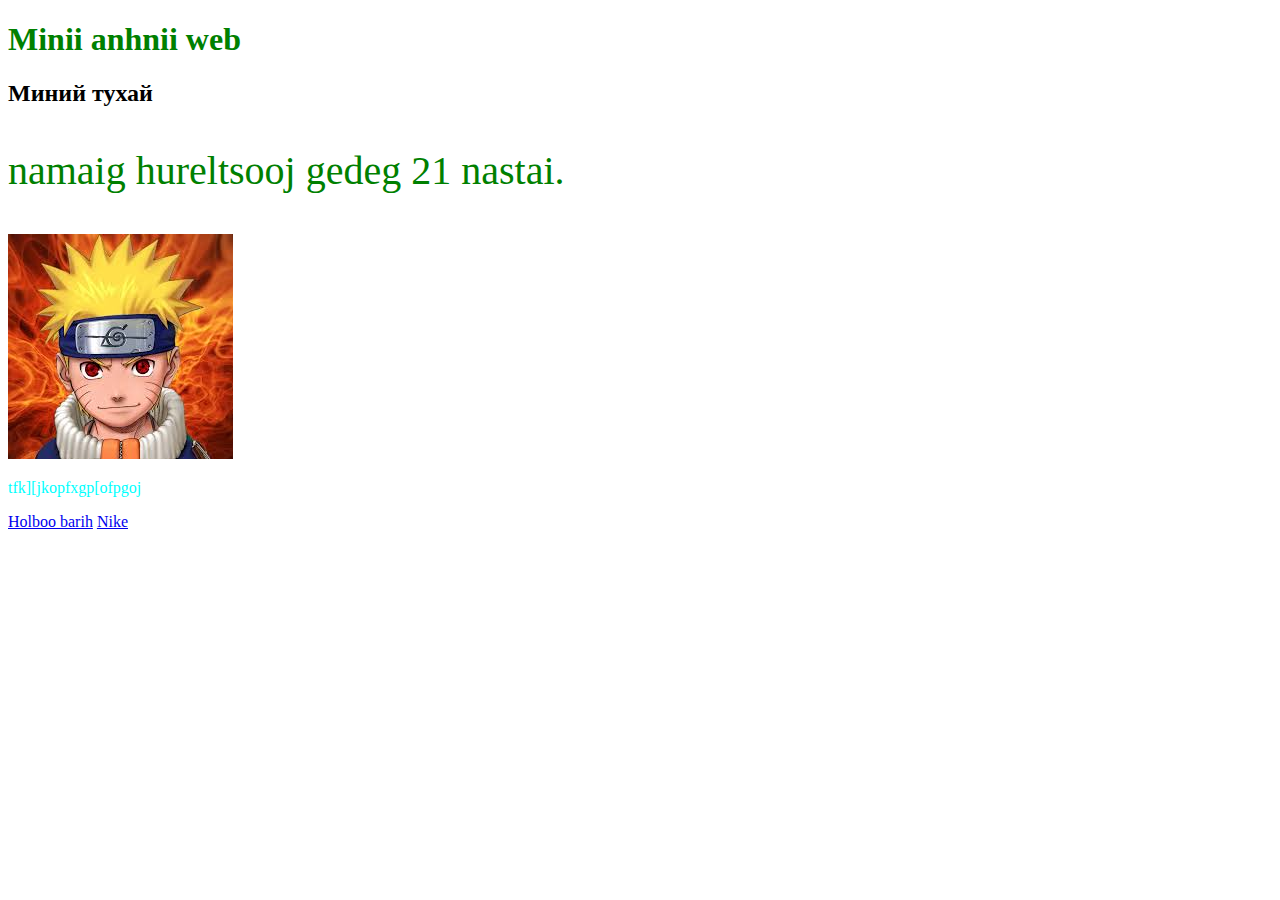
<file: index.html>
<!DOCTYPE html>
<html lang="en">
  <head>
    <meta charset="UTF-8" />
    <meta name="viewport" content="width=device-width, initial-scale=1.0" />
    <title>Document</title>
    <link rel="stylesheet" href="kk.css" />
  </head>
  <body>
    <header>
      <h1>Minii anhnii web</h1>
    </header>
    <main>
      <h2>Миний тухай</h2>
      <p id="ok">namaig hureltsooj gedeg 21 nastai.</p>
      <img src="download.jpg" alt="naruto" />
      <p class="llla">tfk][jkopfxgp[ofpgoj</p>
    </main>

    <footer>
      <a href="i.html" target="_blank">Holboo barih</a>
      <a href="nike.html" target="_blank">Nike</a>
    </footer>
  </body>
</html>
</file>
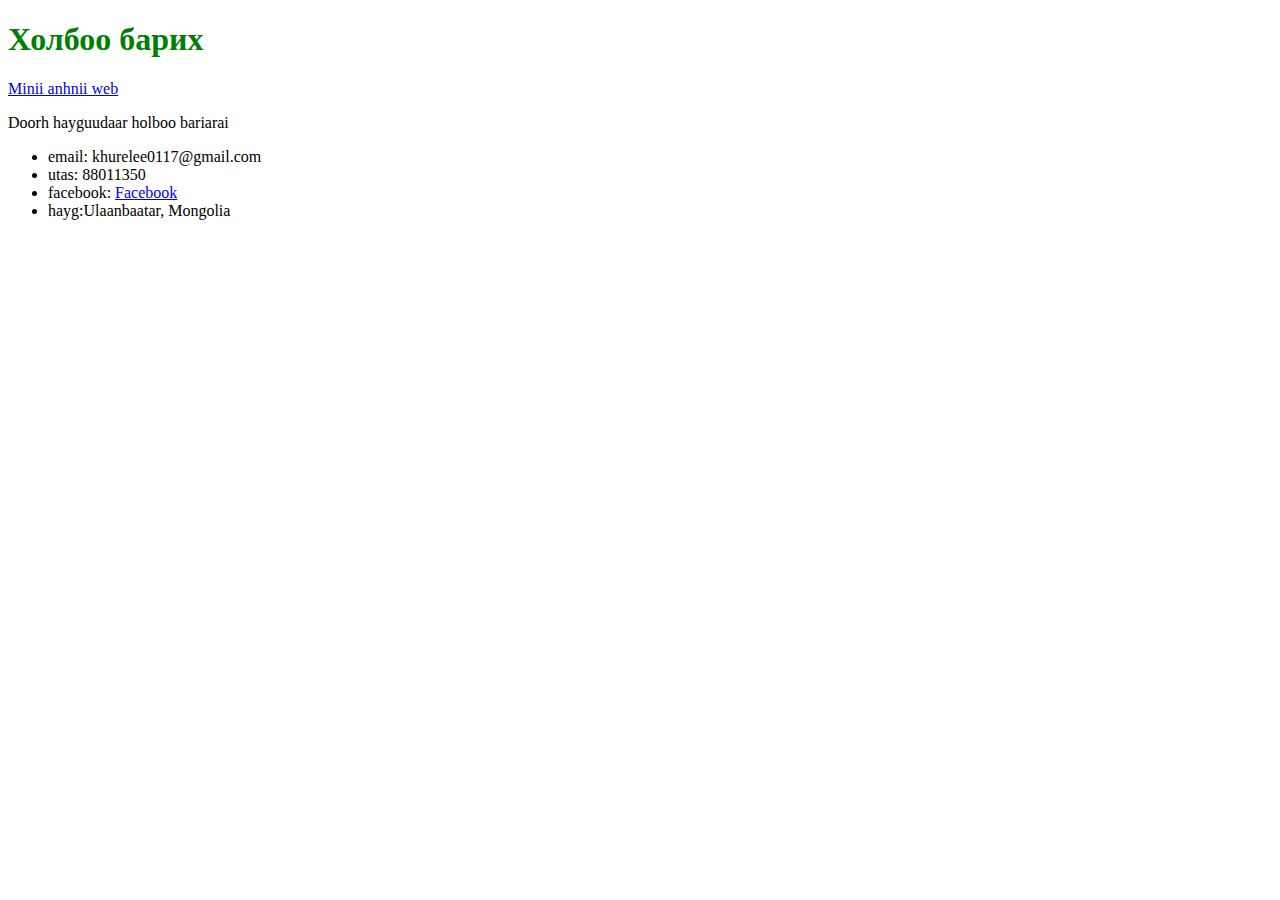
<file: i.html>
<!DOCTYPE html>
<html lang="en">
  <head>
    <meta charset="UTF-8" />
    <meta name="viewport" content="width=device-width, initial-scale=1.0" />
    <title>Document</title>
  </head>
  <body>
    <header>
      <h1>Холбоо барих</h1>
      <link rel="stylesheet" href="kk.css" />
    </header>
    <main>
      <a href="index.html" target="_blank">Minii anhnii web</a>
      <p>Doorh hayguudaar holboo bariarai</p>
      <ul>
        <li>email: khurelee0117@gmail.com</li>
        <li>utas: 88011350</li>
        <li>
          facebook:
          <a
            href="https://www.facebook.com/khurelee.batdelger.7"
            target="_blank"
            >Facebook</a
          >
        </li>

        <li>hayg:Ulaanbaatar, Mongolia</li>
      </ul>
    </main>
  </body>
</html>
</file>
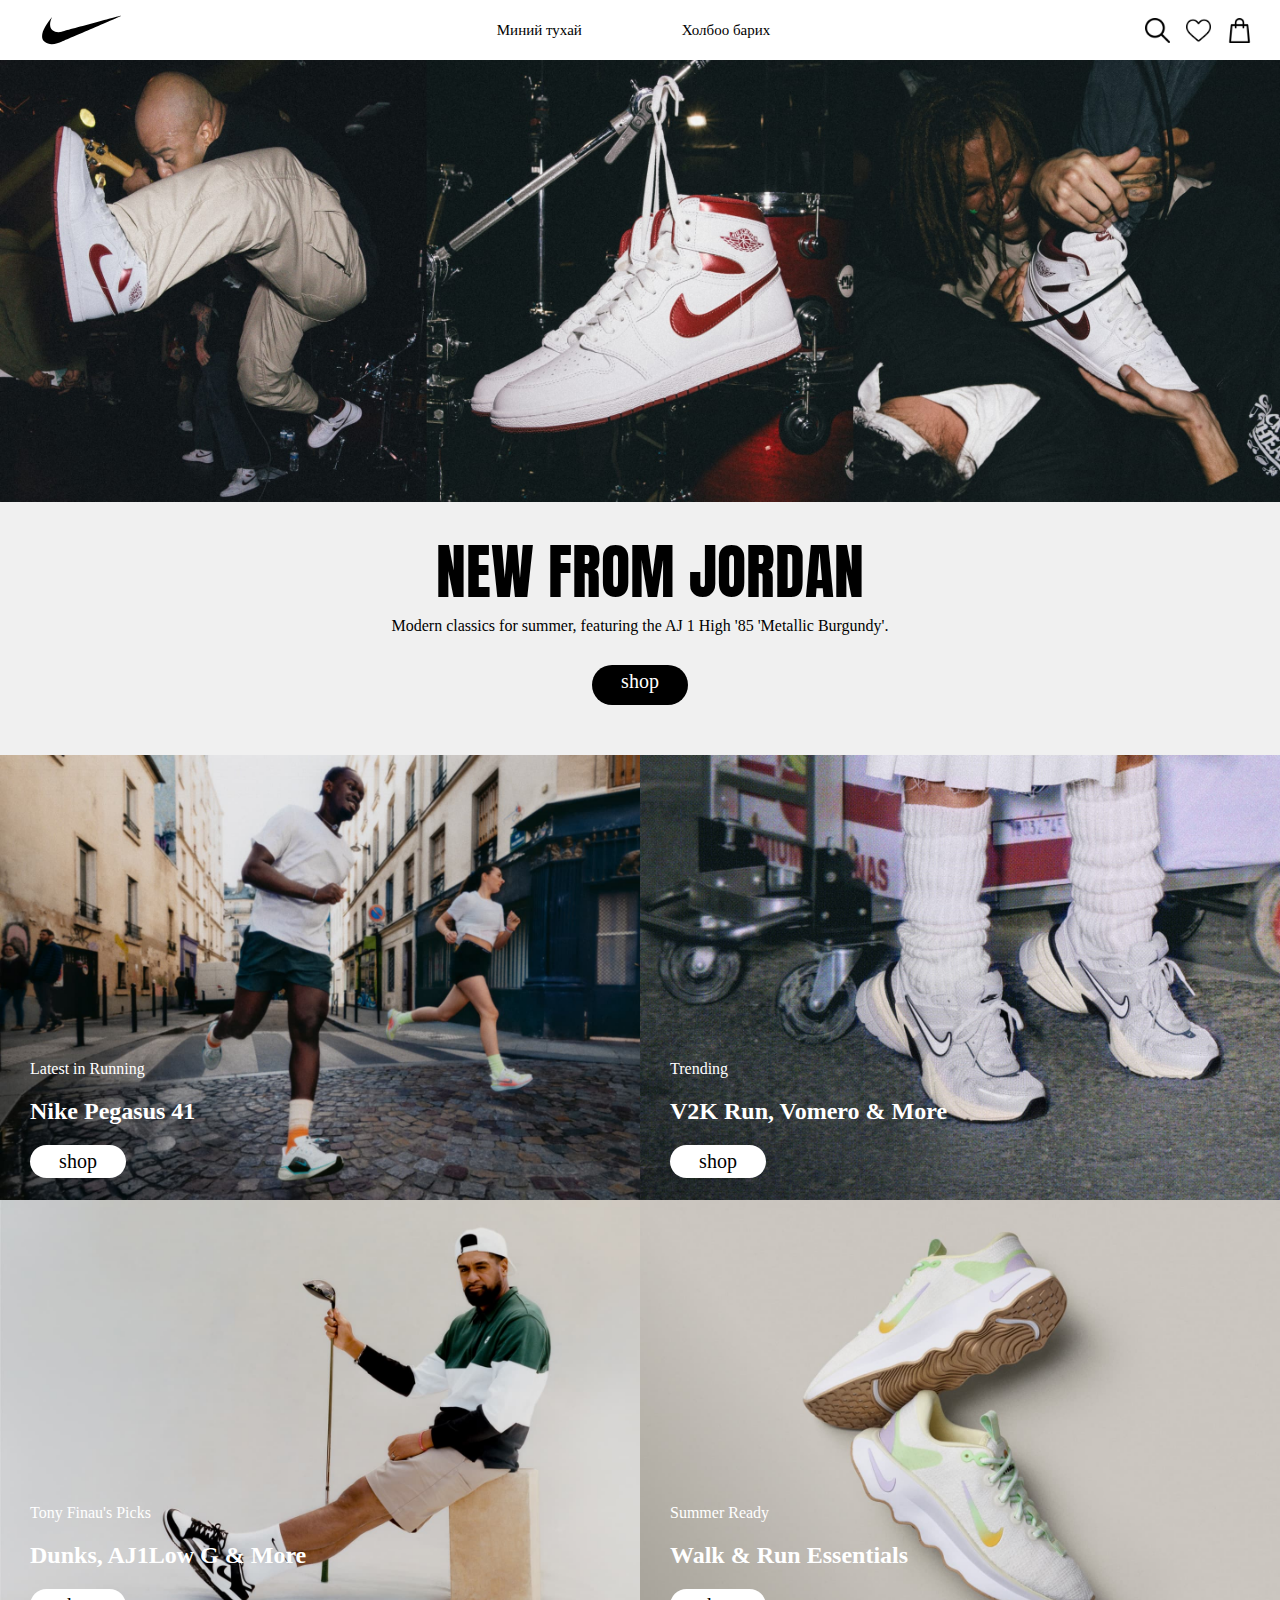
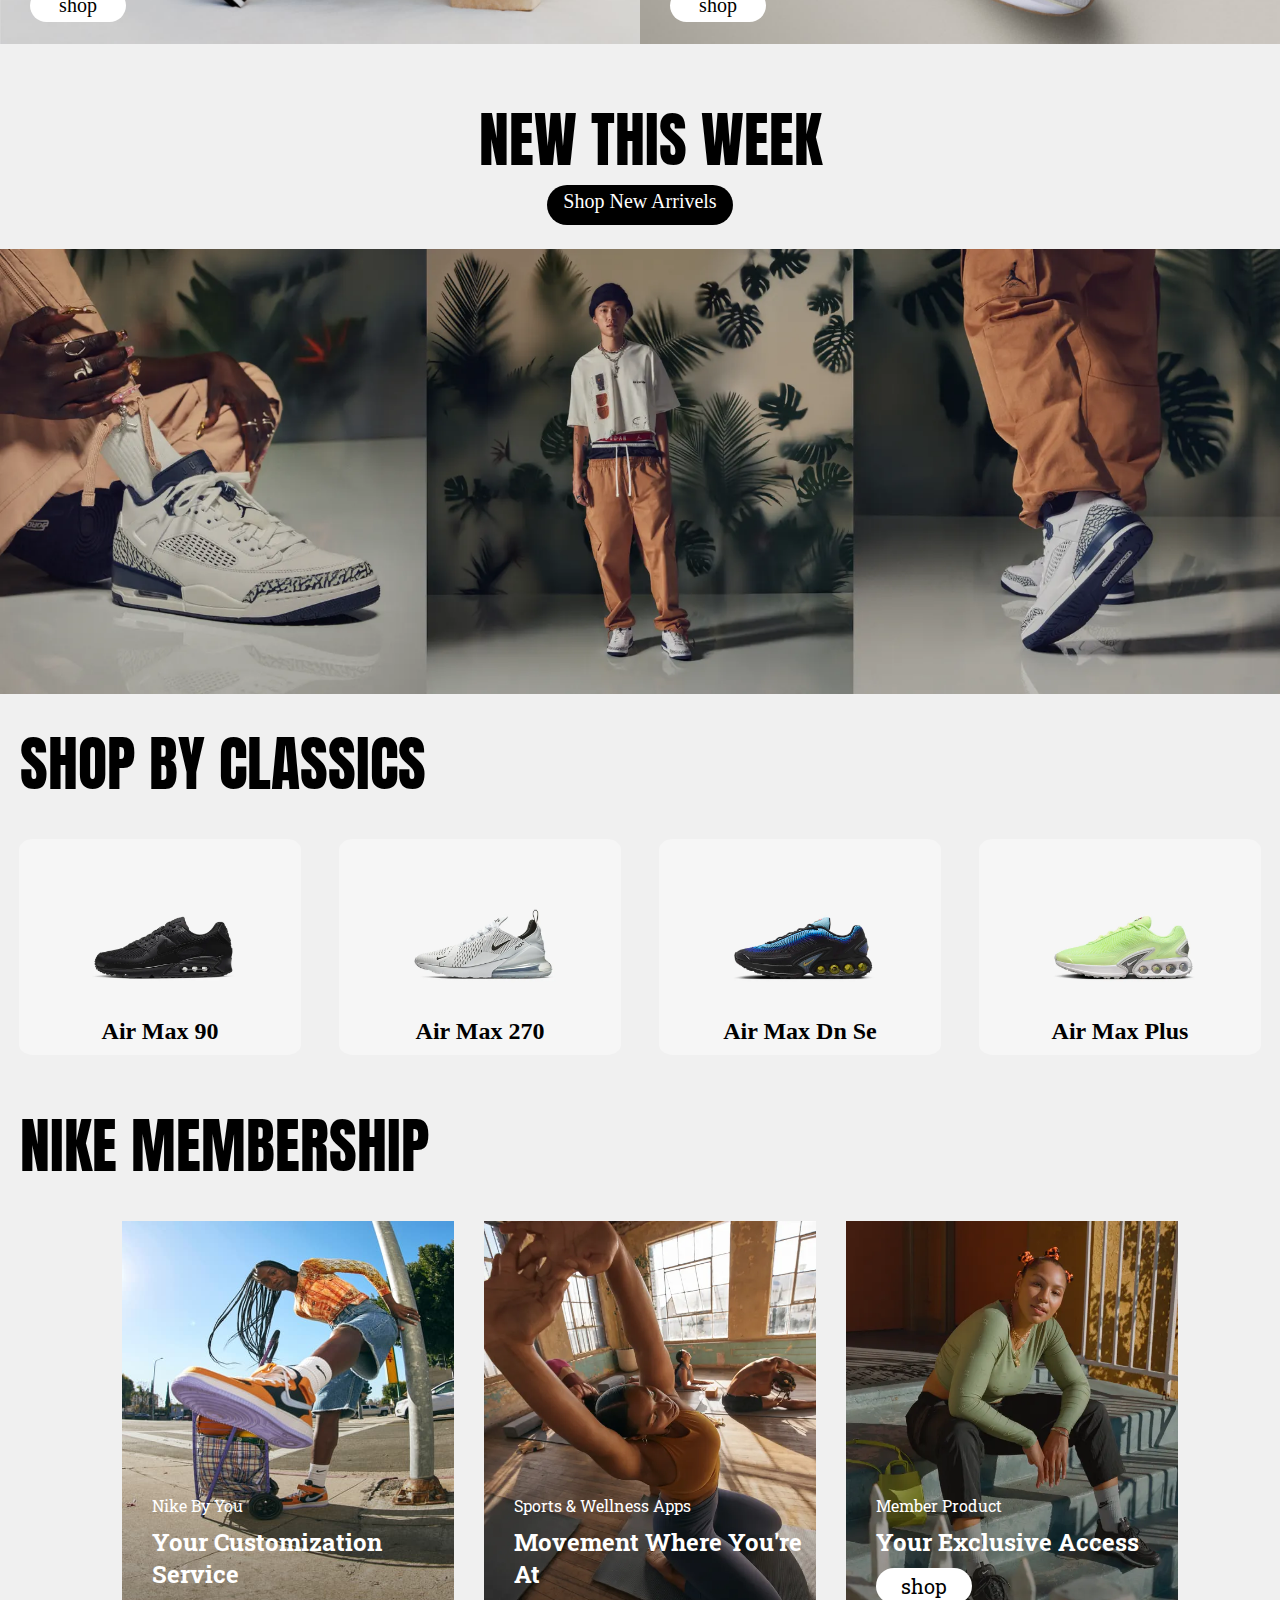
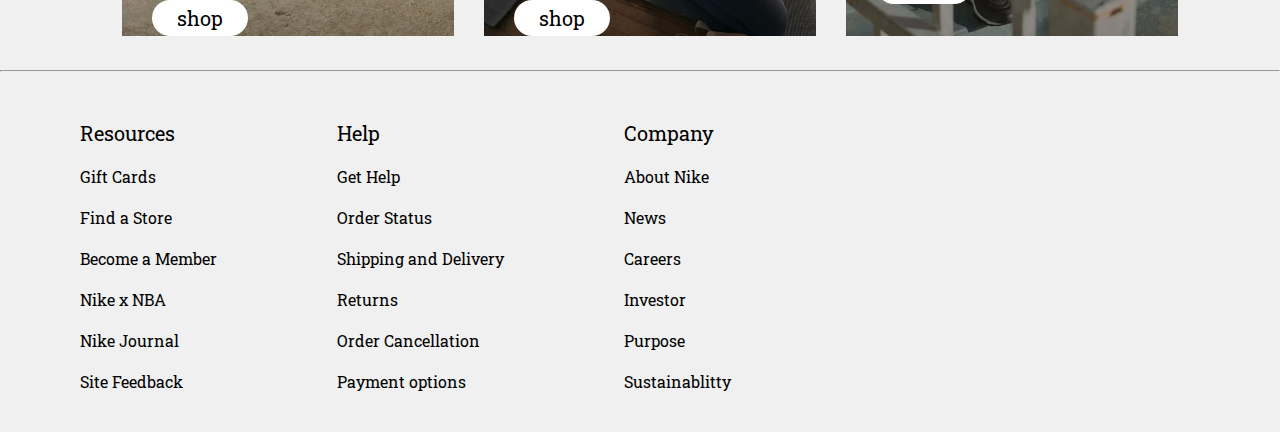
<file: nike.html>
<!DOCTYPE html>
<html lang="en">
  <head>
    <meta charset="UTF-8" />
    <meta name="viewport" content="width=device-width, initial-scale=1.0" />
    <title>NIKE</title>
    <link rel="stylesheet" href="nike.css" />
    <link rel="preconnect" href="https://fonts.googleapis.com" />
    <link rel="preconnect" href="https://fonts.gstatic.com" crossorigin />
    <link
      href="https://fonts.googleapis.com/css2?family=Anton&display=swap"
      rel="stylesheet"
      <link
      rel="preconnect"
      href="https://fonts.googleapis.com"
    />
    <link rel="preconnect" href="https://fonts.gstatic.com" crossorigin />
    <link
      href="https://fonts.googleapis.com/css2?family=Roboto+Slab:wght@100..900&display=swap"
      rel="stylesheet"
    />
    />
  </head>
  <body>
    <header>
      <div id="logo">
        <img class="logos" src="nike12.svg" alt="" />
      </div>
      <div class="container">
        <a href="i.html" target="_blank">Миний тухай</a>
        <a href="index.html" target="_blank">Холбоо барих</a>
      </div>
      <div id="iconbox">
        <img class="icons" src="search.png" alt="" />
        <img class="icons" src="heart.png" alt="" />
        <img class="icons" src="shop.png" alt="" />
      </div>
    </header>
    <main>
      <img src="nike-just-do-it.jpg" alt="" id="img" />
      <h1>NEW FROM JORDAN</h1>
      <p id="nikee">
        Modern classics for summer, featuring the AJ 1 High '85 'Metallic
        Burgundy'.
      </p>
      <div id="button">
        <p id="shop">shop</p>
      </div>
      <div id="card">
        <div class="card">
          <img src="nike1.jpg" alt="" />
          <div class="cardtext">
            <p>Latest in Running</p>
            <h2>Nike Pegasus 41</h2>
            <div id="button1">
              <p id="shop1">shop</p>
            </div>
          </div>
        </div>

        <div class="card">
          <img src="nike2.jpg" alt="" />
          <div class="cardtext">
            <p>Trending</p>
            <h2>V2K Run, Vomero & More</h2>
            <div id="button1">
              <p id="shop1">shop</p>
            </div>
          </div>
        </div>
        <div class="card">
          <img src="nike3.jpg" alt="" />
          <div class="cardtext">
            <p>Tony Finau's Picks</p>
            <h2>Dunks, AJ1Low G & More</h2>
            <div id="button1">
              <p id="shop1">shop</p>
            </div>
          </div>
        </div>
        <div class="card">
          <img src="nike4.jpg" alt="" />
          <div class="cardtext">
            <p>Summer Ready</p>
            <h2>Walk & Run Essentials</h2>
            <div id="button1">
              <p id="shop1">shop</p>
            </div>
          </div>
        </div>
      </div>
      <div>
        <h1>NEW THIS WEEK</h1>
        <div id="button2">
          <p id="shop">Shop New Arrivels</p>
        </div>
      </div>
      <div id="imge">
        <img src="nike5.jpg" alt id="nikeimg" />
      </div>
      <div id="classic">
        <h1>SHOP BY CLASSICS</h1>
        <div class="catalog">
          <div class="sneaker">
            <img class="boot" src="sneakers-1.png" alt="" />
            <h2>Air Max 90</h2>
          </div>

          <div class="sneaker">
            <img class="boot" src="sneakers-2.png" alt="" />
            <h2>Air Max 270</h2>
          </div>
          <div class="sneaker">
            <img class="boot" src="sneakers-3.png" alt="" />
            <h2>Air Max Dn Se</h2>
          </div>
          <div class="sneaker">
            <img class="boot" src="sneakers-4.png" alt="" />
            <h2>Air Max Plus</h2>
          </div>
        </div>
      </div>
      <div class="membershiph2">
        <h1 id="membershipnike">NIKE MEMBERSHIP</h1>

        <div class="membership">
          <div class="member">
            <img src="nike8.jpg" alt="" />
            <div class="mt">
              <p>Nike By You</p>
              <h2>Your Customization Service</h2>
              <div id="button1">
                <p id="shop1">shop</p>
              </div>
            </div>
          </div>
          <div class="member">
            <img src="nike7.jpg" alt="" />
            <div class="mt">
              <p>Sports & Wellness Apps</p>
              <h2>Movement Where You're At</h2>
              <div id="button1">
                <p id="shop1">shop</p>
              </div>
            </div>
          </div>
          <div class="member">
            <img src="nike6.jpg" alt="" />
            <div class="mt">
              <p>Member Product</p>
              <h2>Your Exclusive Access</h2>
              <div id="button1">
                <p id="shop1">shop</p>
              </div>
              <div></div>
            </div>
          </div>
        </div>
      </div>
    </main>
    <hr />

    <footer>
      <ul>
        <p class="listhead">Resources</p>
        <li>Gift Cards</li>
        <li>Find a Store</li>
        <li>Become a Member</li>
        <li>Nike x NBA</li>
        <li>Nike Journal</li>
        <li>Site Feedback</li>
      </ul>
      <ul>
        <p class="listhead">Help</p>
        <li>Get Help</li>
        <li>Order Status</li>
        <li>Shipping and Delivery</li>
        <li>Returns</li>
        <li>Order Cancellation</li>
        <li>Payment options</li>
      </ul>
      <ul>
        <p class="listhead">Company</p>
        <li>About Nike</li>
        <li>News</li>
        <li>Careers</li>
        <li>Investor</li>
        <li>Purpose</li>
        <li>Sustainablitty</li>
      </ul>
    </footer>
  </body>
</html>
</file>
<file: kk.css>
h1{
    color: green;
}
#ok{
    color: green;
    font-size: 40px;
}
.llla{
    color: aqua;
}
</file>
<file: nike.css>
body,
h1,
h2,
p {
  margin: 0;
  padding: 0;
}
body {
  background-color: #f0f0f0;
}
header {
  background-color: white;
  position: fixed;
  width: 100%;
  display: flex;
  align-items: center;
  justify-content: space-between;
  z-index: 1;
  top: 0;
}
h1 {
  color: black;
  text-align: center;
  margin-top: 20px;
  font-size: 60px;
}
#nikee {
  text-align: center;
  margin-top: 0;
  margin-bottom: 30px;
}
div a {
  text-align: center;
  color: black;
  text-decoration: none;
  margin: 30% 50px;
}
a:hover {
  border-bottom: 2px solid black;
}

#img {
  width: 100%;
  height: auto;
  object-fit: contain;
}
div {
  text-align: center;
  margin-bottom: 15px;
  margin-top: 15px;
  height: 30px;
}
main {
  padding-top: 40px;
  text-align: center;
}
.icons {
  height: 25px;
  width: 25px;
  object-fit: contain;
  margin: 8px;
}
#iconbox {
  display: flex;
  justify-content: end;
  align-items: center;
  margin-right: 20px;
}

.logos {
  height: 60px;
  width: 100px;
  object-fit: cover;
  margin-left: 30px;
}
#logo {
  display: flex;
  justify-self: start;
  align-items: center;
}

div a {
  font-size: 15px;
}
.container {
  display: flex;
  align-items: center;
}
#card {
  width: 100%;
  height: auto;
  display: flex;
  flex-wrap: wrap;
  margin-top: 50px;
  margin-bottom: 50px;
}
.card {
  position: relative;
  width: 50%;
  height: auto;
  display: flex;
  margin: 0;
}
.card img {
  width: 100%;
  height: auto;
}
.cardtext {
  position: absolute;
  bottom: 80px;
  left: 30px;
  text-align: left;
  color: white;
  margin-bottom: 30px;
  display: flex;
  flex-direction: column;
  gap: 20px;
}
#button1 {
  background-color: white;
  border-radius: 30px;
  padding: 5px 13px;
  margin-left: 20px;
  display: inline-block;
  margin: 0;
  width: 70px;
}
#button1:hover {
  background-color: darkgrey;
}

#shop1 {
  color: black;
  font-size: 20px;
}
#button {
  background-color: black;
  border-radius: 30px;
  padding: 5px 13px;
  margin-left: 20px;
  width: 70px;
  margin: 0;
  display: inline-block;
}
#button:hover {
  background-color: dimgray;
}
#shop {
  color: white;
  font-size: 20px;
}
#button2 {
  background-color: black;
  border-radius: 30px;
  padding: 5px 13px;
  margin-left: 20px;
  width: 160px;
  margin: 0;
  display: inline-block;
}

#button2:hover {
  background-color: darkgrey;
  width: 300px;
}

#nikeimg {
  width: 100%;
  height: auto;
  object-fit: contain;
  margin-top: 110px;
}
#imge {
  height: auto;
}
#classic h1 {
  text-align: left;
}
h1 {
  margin-left: 20px;
  font-family: "Anton", sans-serif;
  font-weight: 400;
  font-style: normal;
}
.catalog {
  width: 100%;
  display: flex;
  justify-content: space-around;
  margin-bottom: 30px;
  height: auto;
}
.sneaker {
  background-color: #f6f6f6;
  display: flex;
  flex-direction: column;
  height: auto;
  width: 22%;
  padding: 10px 0;
  border-radius: 5%;
}
h2{
  margin bottom: 10px;
}
#classic {
  height: auto;
}
.membershiph2 {
  height: auto;
  text-align: left;
}
#membershipnike {
  text-align: left;
}
.membership {
  height: auto;
  display: flex;
  justify-content: center;
  margin-left: 50px;
}
.member {
  height: auto;
  position: relative;
  margin-right: 30px;
  width: 27%;
}
.mt {
  display: flex;
  flex-direction: column;
  gap: 10px;
  position: absolute;
  bottom: 100px;
  color: white;
  font-family: "Roboto Slab", serif;
  text-align: left;
  left: 30px;
}
img {
  width: 100%;
}
footer {
  text-align: center;
  display: flex;
  justify-content: flex-start;
}
ul {
  text-align: left;
  margin: 20px;
  list-style: none;
  font-family: "Roboto Slab", serif;
}
.listhead {
  margin: 20px;
  font-size: 20px;
}
li {
  margin: 20px;
}
.p {
  margin: 20px;
}
.boot{
  width: 60%;
  object-fit: contain;
  margin-left: 60px;
}
</file>
